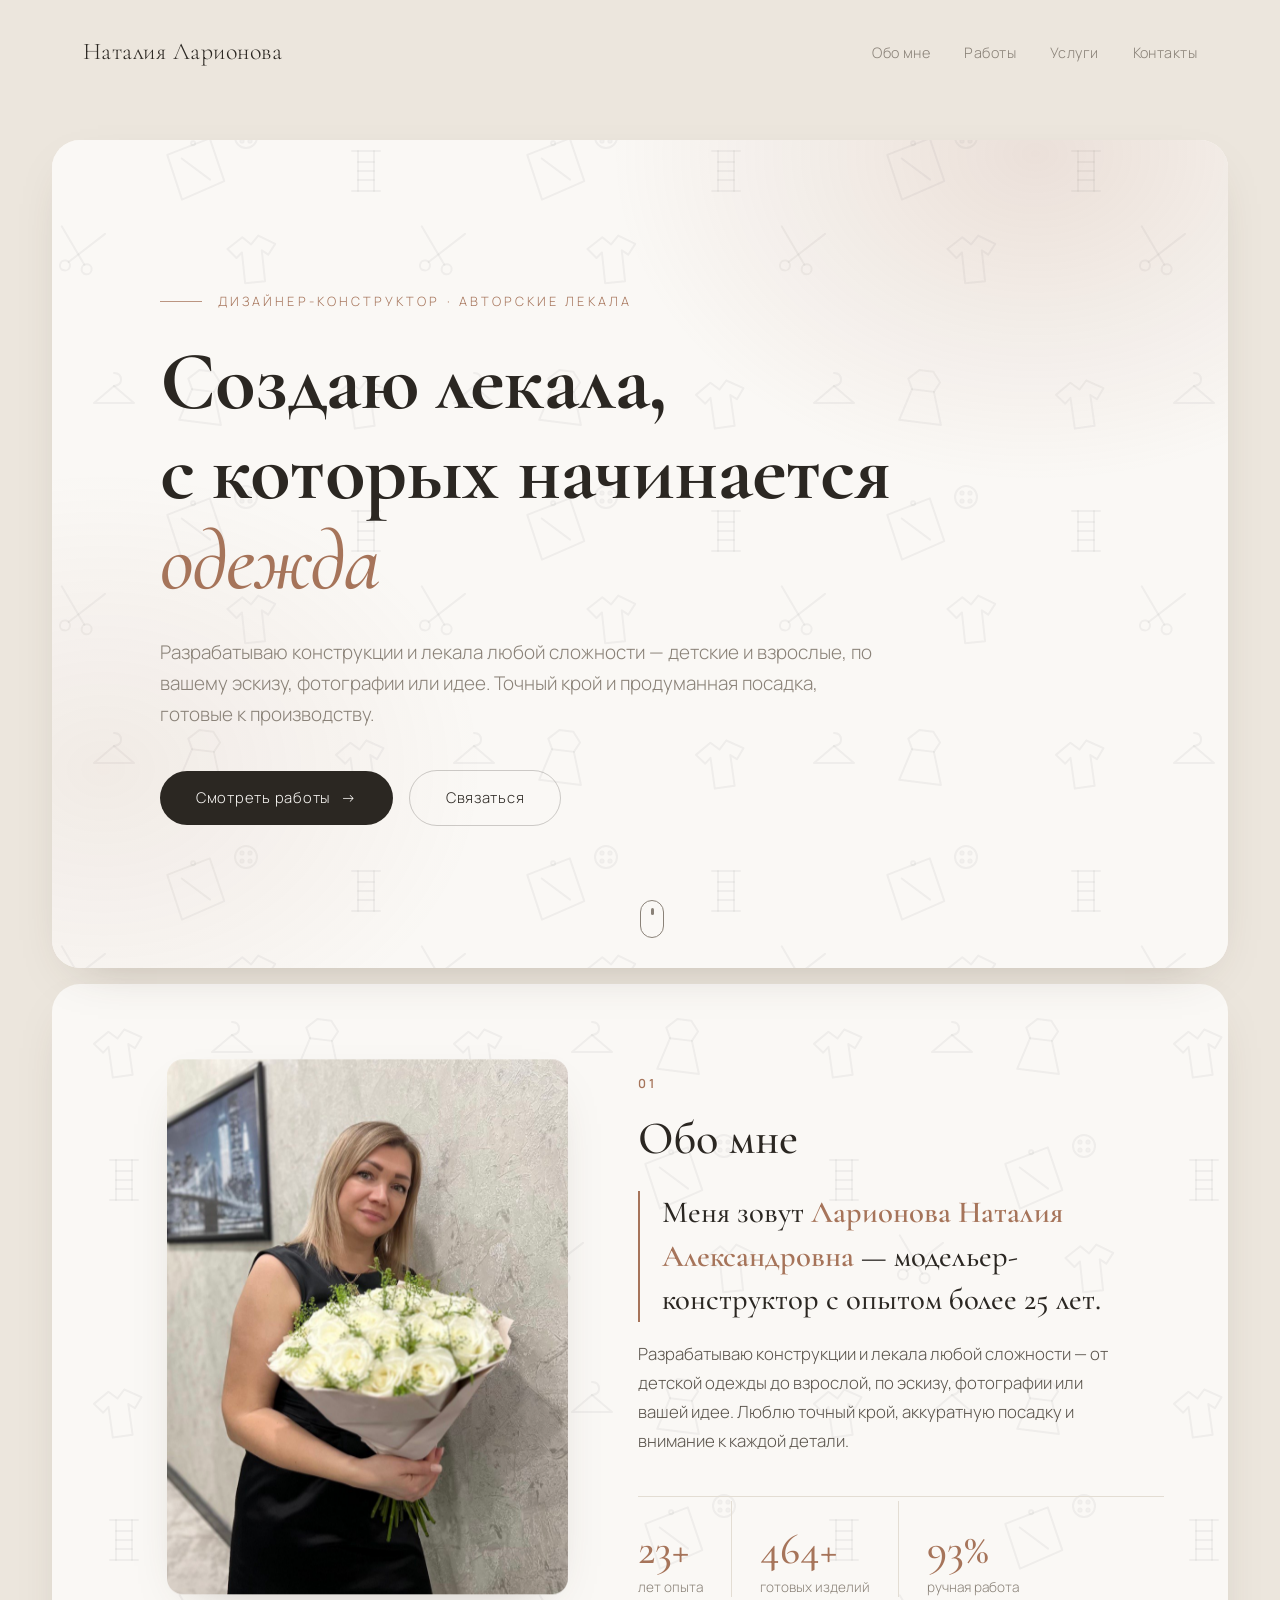
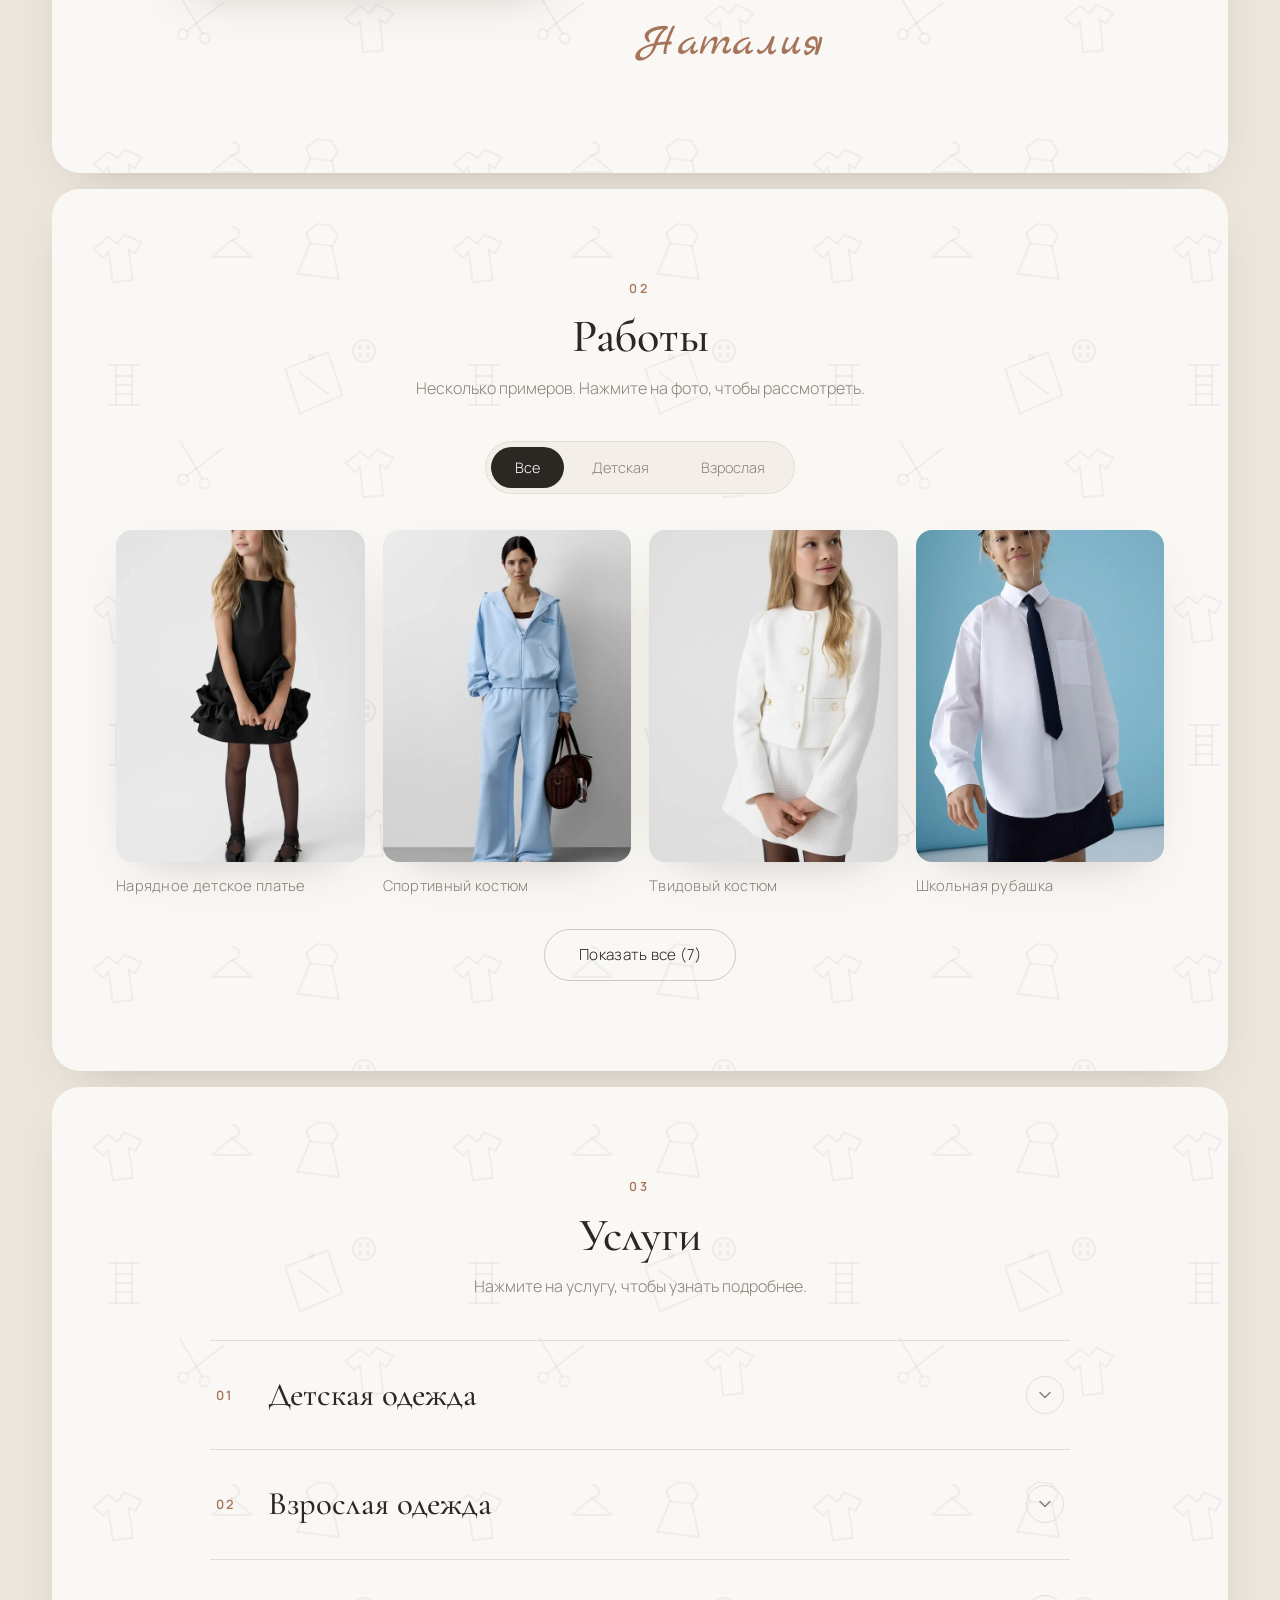
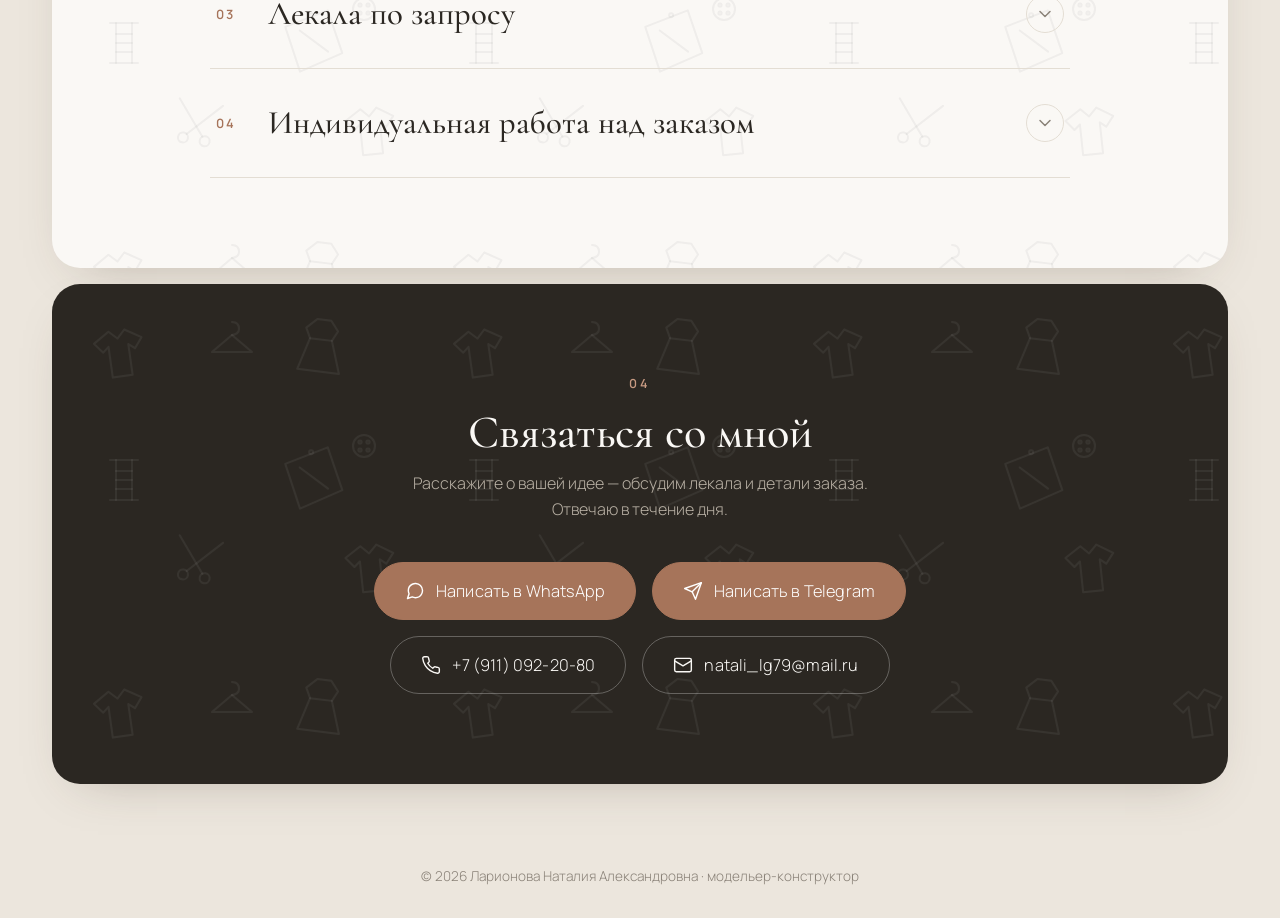
<file: index.html>
<!DOCTYPE html>
<html lang="ru">
<head>
  <meta charset="UTF-8" />
  <meta name="viewport" content="width=device-width, initial-scale=1.0" />

  <!-- ↓↓↓ ЗАГОЛОВОК ВКЛАДКИ В БРАУЗЕРЕ ↓↓↓ -->
  <title>Наталия Ларионова — модельер-конструктор</title>
  <meta name="description" content="Ларионова Наталия Александровна — модельер-конструктор с опытом более 25 лет. Авторские лекала и конструкции детской и взрослой одежды по вашему запросу." />
  <meta name="theme-color" content="#a6745a" />

  <!-- Иконка сайта (во вкладке браузера) -->
  <link rel="icon" type="image/svg+xml" href="favicon.svg" />

  <!-- Красивое превью при отправке ссылки в WhatsApp / Telegram / соцсети -->
  <meta property="og:type" content="website" />
  <meta property="og:title" content="Наталия Ларионова — модельер-конструктор" />
  <meta property="og:description" content="Авторские лекала и конструкции детской и взрослой одежды по вашему запросу. Опыт более 25 лет." />
  <meta property="og:locale" content="ru_RU" />
  <!-- Чтобы в превью ссылки появилась КАРТИНКА: положите фото 1200x630 px
       в images/og.jpg и добавьте сюда строку:
       meta property="og:image" content="images/og.jpg" (в угловых скобках) -->

  <link rel="preconnect" href="https://fonts.googleapis.com" />
  <link rel="preconnect" href="https://fonts.gstatic.com" crossorigin />
  <link href="https://fonts.googleapis.com/css2?family=Cormorant+Garamond:ital,wght@0,400;0,500;0,600;0,700;1,500&family=Manrope:wght@200;300;400;500;600;700&family=Marck+Script&display=swap" rel="stylesheet" />
  <link rel="stylesheet" href="styles.css" />
</head>
<body>

  <!-- Тонкая полоска прогресса прокрутки сверху -->
  <div class="scroll-progress" id="scrollProgress"></div>

  <!-- ШАПКА / МЕНЮ -->
  <header class="site-header" id="header">
    <a href="#top" class="logo">Наталия&nbsp;Ларионова</a>
    <nav class="nav" id="nav">
      <a href="#about">Обо&nbsp;мне</a>
      <a href="#works">Работы</a>
      <a href="#services">Услуги</a>
      <a href="#contact">Контакты</a>
    </nav>
    <!-- Кнопка-бургер (видна только на телефоне) -->
    <button class="burger" id="burger" aria-label="Открыть меню" aria-expanded="false">
      <span></span><span></span><span></span>
    </button>
  </header>

  <!-- Основной контент — все блоки одной ширины, в общем контейнере -->
  <main class="stack">

    <!-- ГЛАВНЫЙ ЭКРАН -->
    <section class="hero" id="top">
      <div class="hero__bg"></div>
      <div class="hero__inner">
        <p class="hero__eyebrow" data-reveal><span class="hero__rule"></span>Дизайнер-конструктор · авторские лекала</p>
        <h1 class="hero__title">
          <span class="line">
            <span class="word" data-reveal data-delay="1">Создаю</span>
            <span class="word" data-reveal data-delay="2">лекала,</span>
          </span>
          <span class="line">
            <span class="word" data-reveal data-delay="3">с</span>
            <span class="word" data-reveal data-delay="4">которых</span>
            <span class="word" data-reveal data-delay="5">начинается</span>
            <span class="word hero__accent" data-reveal data-delay="6"><em>одежда</em></span>
          </span>
        </h1>
        <p class="hero__text" data-reveal data-delay="7">
          Разрабатываю конструкции и лекала любой сложности — детские и взрослые,
          по вашему эскизу, фотографии или идее. Точный крой и продуманная посадка,
          готовые к&nbsp;производству.
        </p>
        <div class="hero__actions" data-reveal data-delay="8">
          <a href="#works" class="btn">Смотреть работы <span class="btn__arrow" aria-hidden="true">→</span></a>
          <a href="#contact" class="btn btn--ghost">Связаться</a>
        </div>
      </div>
      <div class="hero__scroll" data-reveal data-delay="8">
        <span></span>
      </div>
    </section>

    <!-- ОБО МНЕ -->
    <section class="panel about" id="about">
      <div class="about__photo" data-reveal data-parallax="0.06">
        <img src="images/photo_my_about.JPG" alt="Наталия Александровна Ларионова — модельер-конструктор" />
      </div>
      <div class="about__text">
        <p class="section-num" data-reveal>01</p>
        <h2 class="section-title" data-reveal data-delay="1">Обо мне</h2>
        <p class="about__lead" data-reveal data-delay="2">
          Меня зовут <strong>Ларионова Наталия Александровна</strong> —
          модельер-конструктор с опытом более&nbsp;25&nbsp;лет.
        </p>
        <p class="about__body" data-reveal data-delay="3">
          Разрабатываю конструкции и лекала любой сложности — от детской одежды
          до взрослой, по эскизу, фотографии или вашей идее.
          Люблю точный крой, аккуратную посадку и внимание к каждой детали.
        </p>
        <ul class="facts">
          <li data-reveal data-delay="4"><span data-count="25" data-suffix="+">0</span> лет&nbsp;опыта</li>
          <li data-reveal data-delay="5"><span data-count="500" data-suffix="+">0</span> готовых&nbsp;изделий</li>
          <li data-reveal data-delay="6"><span data-count="100" data-suffix="%">0</span> ручная&nbsp;работа</li>
        </ul>
        <p class="about__sign" data-reveal data-delay="7">Наталия</p>
      </div>
    </section>

    <!-- ГАЛЕРЕЯ РАБОТ -->
    <section class="panel works" id="works">
      <p class="section-num section-num--center" data-reveal>02</p>
      <h2 class="section-title section-title--center" data-reveal data-delay="1">Работы</h2>
      <p class="section-subtitle" data-reveal data-delay="2">Несколько примеров. Нажмите на фото, чтобы рассмотреть.</p>

      <!-- Фильтр категорий -->
      <div class="filter" id="filter" data-reveal data-delay="3">
        <span class="filter__pill" id="filterPill" aria-hidden="true"></span>
        <button class="filter__btn is-active" data-filter="all">Все</button>
        <button class="filter__btn" data-filter="kids">Детская</button>
        <button class="filter__btn" data-filter="adult">Взрослая</button>
      </div>

      <div class="gallery">
        <!-- КАЖДАЯ КАРТОЧКА = ОДНО ИЗДЕЛИЕ.
             • data-category="kids" (детская) / "adult" (взрослая)
             • data-title — подпись · data-photos — фото изделия (через запятую) -->

        <figure class="card" data-scroll-scale data-category="kids"
                data-title="Нарядное детское платье"
                data-photos="images/det_plate.WEBP">
          <div class="card__media">
            <img loading="lazy" decoding="async" src="images/det_plate.WEBP" alt="Нарядное детское платье" />
            <div class="card__overlay">
              <span class="card__cta">
                <svg viewBox="0 0 24 24" width="17" height="17" fill="none" stroke="currentColor" stroke-width="1.7" stroke-linecap="round" stroke-linejoin="round"><circle cx="11" cy="11" r="7"/><line x1="16.5" y1="16.5" x2="21" y2="21"/></svg>
                Смотреть
              </span>
            </div>
          </div>
          <figcaption>Нарядное детское платье</figcaption>
        </figure>

        <figure class="card" data-scroll-scale data-category="adult"
                data-title="Спортивный костюм"
                data-photos="images/vzr_kostyum.WEBP">
          <div class="card__media">
            <img loading="lazy" decoding="async" src="images/vzr_kostyum.WEBP" alt="Спортивный костюм" />
            <div class="card__overlay">
              <span class="card__cta">
                <svg viewBox="0 0 24 24" width="17" height="17" fill="none" stroke="currentColor" stroke-width="1.7" stroke-linecap="round" stroke-linejoin="round"><circle cx="11" cy="11" r="7"/><line x1="16.5" y1="16.5" x2="21" y2="21"/></svg>
                Смотреть
              </span>
            </div>
          </div>
          <figcaption>Спортивный костюм</figcaption>
        </figure>

        <figure class="card" data-scroll-scale data-category="kids"
                data-title="Твидовый костюм"
                data-photos="images/det_zkostum.WEBP">
          <div class="card__media">
            <img loading="lazy" decoding="async" src="images/det_zkostum.WEBP" alt="Твидовый костюм" />
            <div class="card__overlay">
              <span class="card__cta">
                <svg viewBox="0 0 24 24" width="17" height="17" fill="none" stroke="currentColor" stroke-width="1.7" stroke-linecap="round" stroke-linejoin="round"><circle cx="11" cy="11" r="7"/><line x1="16.5" y1="16.5" x2="21" y2="21"/></svg>
                Смотреть
              </span>
            </div>
          </div>
          <figcaption>Твидовый костюм</figcaption>
        </figure>

        <figure class="card" data-scroll-scale data-category="kids"
                data-title="Школьная рубашка"
                data-photos="images/det_rubashka.WEBP">
          <div class="card__media">
            <img loading="lazy" decoding="async" src="images/det_rubashka.WEBP" alt="Школьная рубашка" />
            <div class="card__overlay">
              <span class="card__cta">
                <svg viewBox="0 0 24 24" width="17" height="17" fill="none" stroke="currentColor" stroke-width="1.7" stroke-linecap="round" stroke-linejoin="round"><circle cx="11" cy="11" r="7"/><line x1="16.5" y1="16.5" x2="21" y2="21"/></svg>
                Смотреть
              </span>
            </div>
          </div>
          <figcaption>Школьная рубашка</figcaption>
        </figure>

        <figure class="card" data-scroll-scale data-category="adult"
                data-title="Летний костюм"
                data-photos="images/vzr_kostyum2.WEBP">
          <div class="card__media">
            <img loading="lazy" decoding="async" src="images/vzr_kostyum2.WEBP" alt="Летний костюм" />
            <div class="card__overlay">
              <span class="card__cta">
                <svg viewBox="0 0 24 24" width="17" height="17" fill="none" stroke="currentColor" stroke-width="1.7" stroke-linecap="round" stroke-linejoin="round"><circle cx="11" cy="11" r="7"/><line x1="16.5" y1="16.5" x2="21" y2="21"/></svg>
                Смотреть
              </span>
            </div>
          </div>
          <figcaption>Летний костюм</figcaption>
        </figure>

        <figure class="card" data-scroll-scale data-category="kids"
                data-title="Детский костюм"
                data-photos="images/det_newkostyum.WEBP">
          <div class="card__media">
            <img loading="lazy" decoding="async" src="images/det_newkostyum.WEBP" alt="Детский костюм" />
            <div class="card__overlay">
              <span class="card__cta">
                <svg viewBox="0 0 24 24" width="17" height="17" fill="none" stroke="currentColor" stroke-width="1.7" stroke-linecap="round" stroke-linejoin="round"><circle cx="11" cy="11" r="7"/><line x1="16.5" y1="16.5" x2="21" y2="21"/></svg>
                Смотреть
              </span>
            </div>
          </div>
          <figcaption>Детский костюм</figcaption>
        </figure>

        <figure class="card" data-scroll-scale data-category="kids"
                data-title="Жилет с юбкой"
                data-photos="images/det_bluza.WEBP">
          <div class="card__media">
            <img loading="lazy" decoding="async" src="images/det_bluza.WEBP" alt="Жилет с юбкой" />
            <div class="card__overlay">
              <span class="card__cta">
                <svg viewBox="0 0 24 24" width="17" height="17" fill="none" stroke="currentColor" stroke-width="1.7" stroke-linecap="round" stroke-linejoin="round"><circle cx="11" cy="11" r="7"/><line x1="16.5" y1="16.5" x2="21" y2="21"/></svg>
                Смотреть
              </span>
            </div>
          </div>
          <figcaption>Жилет с юбкой</figcaption>
        </figure>
      </div>

      <div class="gallery__more" data-reveal>
        <button class="gallery__more-btn" id="galleryMore" type="button">Показать все</button>
      </div>
    </section>

    <!-- УСЛУГИ -->
    <section class="panel services" id="services">
      <p class="section-num section-num--center" data-reveal>03</p>
      <h2 class="section-title section-title--center" data-reveal data-delay="1">Услуги</h2>
      <p class="section-subtitle" data-reveal data-delay="2">Нажмите на услугу, чтобы узнать подробнее.</p>

      <div class="services__list">

        <div class="service" data-reveal data-delay="1">
          <button class="service__head" aria-expanded="false">
            <span class="service__no">01</span>
            <span class="service__title">Детская одежда</span>
            <span class="service__toggle" aria-hidden="true"><svg viewBox="0 0 24 24" width="20" height="20" fill="none" stroke="currentColor" stroke-width="1.8" stroke-linecap="round" stroke-linejoin="round"><polyline points="6 9 12 15 18 9"/></svg></span>
          </button>
          <div class="service__body">
            <div class="service__inner">
              <p class="service__lead">Конструкции и лекала для детской одежды — с учётом роста, пропорций и свободы движений ребёнка.</p>
              <ul class="service__points">
                <li>Лекала платьев, костюмов, комбинезонов и нарядных комплектов</li>
                <li>Школьная и праздничная форма</li>
                <li>Комфортная посадка и припуски на рост</li>
                <li>Полный размерный ряд (градация)</li>
                <li>По эскизу, фотографии или вашей идее</li>
              </ul>
            </div>
          </div>
        </div>

        <div class="service" data-reveal data-delay="2">
          <button class="service__head" aria-expanded="false">
            <span class="service__no">02</span>
            <span class="service__title">Взрослая одежда</span>
            <span class="service__toggle" aria-hidden="true"><svg viewBox="0 0 24 24" width="20" height="20" fill="none" stroke="currentColor" stroke-width="1.8" stroke-linecap="round" stroke-linejoin="round"><polyline points="6 9 12 15 18 9"/></svg></span>
          </button>
          <div class="service__body">
            <div class="service__inner">
              <p class="service__lead">Лекала и конструкции для взрослой одежды — точная посадка и чистый крой в каждой модели.</p>
              <ul class="service__points">
                <li>Лекала платьев, пальто, костюмов, блуз, юбок, брюк</li>
                <li>Вечерние и повседневные модели</li>
                <li>Безупречная посадка по фигуре</li>
                <li>Базовые и модельные конструкции</li>
                <li>Размерная градация под ваш ряд</li>
              </ul>
            </div>
          </div>
        </div>

        <div class="service" data-reveal data-delay="3">
          <button class="service__head" aria-expanded="false">
            <span class="service__no">03</span>
            <span class="service__title">Лекала по запросу</span>
            <span class="service__toggle" aria-hidden="true"><svg viewBox="0 0 24 24" width="20" height="20" fill="none" stroke="currentColor" stroke-width="1.8" stroke-linecap="round" stroke-linejoin="round"><polyline points="6 9 12 15 18 9"/></svg></span>
          </button>
          <div class="service__body">
            <div class="service__inner">
              <p class="service__lead">Профессиональная конструкция — основа любой красивой вещи. Построю лекала по вашему эскизу, фотографии или готовому образцу.</p>
              <ul class="service__points">
                <li>Базовые и модельные лекала любой сложности</li>
                <li>Построение по эскизу, фото или образцу</li>
                <li>Градация по размерам (полный размерный ряд)</li>
                <li>Лекала, готовые к запуску в производство</li>
                <li>Подробные пояснения и раскладка</li>
              </ul>
            </div>
          </div>
        </div>

        <div class="service" data-reveal data-delay="4">
          <button class="service__head" aria-expanded="false">
            <span class="service__no">04</span>
            <span class="service__title">Индивидуальная работа над заказом</span>
            <span class="service__toggle" aria-hidden="true"><svg viewBox="0 0 24 24" width="20" height="20" fill="none" stroke="currentColor" stroke-width="1.8" stroke-linecap="round" stroke-linejoin="round"><polyline points="6 9 12 15 18 9"/></svg></span>
          </button>
          <div class="service__body">
            <div class="service__inner">
              <p class="service__lead">Беру в работу разные форматы — от одной модели до целой коллекции — и веду проект лично, от идеи до готовых лекал.</p>
              <ul class="service__points">
                <li>Единичная модель, капсула или коллекция</li>
                <li>Работа по эскизу, фотографии, образцу или устной идее</li>
                <li>Личное сопровождение на каждом этапе</li>
                <li>Консультации по конструкции и посадке</li>
                <li>Готовые лекала и техническая документация</li>
              </ul>
            </div>
          </div>
        </div>

      </div>
    </section>

    <!-- КОНТАКТЫ -->
    <section class="panel contact" id="contact">
      <p class="section-num section-num--center" data-reveal>04</p>
      <h2 class="section-title section-title--center" data-reveal data-delay="1">Связаться со мной</h2>
      <p class="section-subtitle" data-reveal data-delay="2">Расскажите о вашей идее — обсудим лекала и детали заказа. Отвечаю в течение дня.</p>

      <div class="contact__actions" data-reveal data-delay="3">
        <a class="contact__btn" href="https://wa.me/79110922080" target="_blank" rel="noopener">
          <svg viewBox="0 0 24 24" width="20" height="20" fill="none" stroke="currentColor" stroke-width="1.7" stroke-linecap="round" stroke-linejoin="round"><path d="M21 11.5a8.38 8.38 0 0 1-.9 3.8 8.5 8.5 0 0 1-7.6 4.7 8.38 8.38 0 0 1-3.8-.9L3 21l1.9-5.7a8.38 8.38 0 0 1-.9-3.8 8.5 8.5 0 0 1 4.7-7.6 8.38 8.38 0 0 1 3.8-.9h.5a8.48 8.48 0 0 1 8 8z"/></svg>
          <span>Написать в WhatsApp</span>
        </a>
        <a class="contact__btn" href="https://t.me/+79110922080" target="_blank" rel="noopener">
          <svg viewBox="0 0 24 24" width="20" height="20" fill="none" stroke="currentColor" stroke-width="1.7" stroke-linecap="round" stroke-linejoin="round"><path d="m22 2-7 20-4-9-9-4Z"/><path d="M22 2 11 13"/></svg>
          <span>Написать в Telegram</span>
        </a>
        <a class="contact__btn contact__btn--ghost" href="tel:+79110922080">
          <svg viewBox="0 0 24 24" width="20" height="20" fill="none" stroke="currentColor" stroke-width="1.7" stroke-linecap="round" stroke-linejoin="round"><path d="M22 16.92v3a2 2 0 0 1-2.18 2 19.79 19.79 0 0 1-8.63-3.07 19.5 19.5 0 0 1-6-6 19.79 19.79 0 0 1-3.07-8.67A2 2 0 0 1 4.11 2h3a2 2 0 0 1 2 1.72c.13.96.36 1.9.7 2.81a2 2 0 0 1-.45 2.11L8.09 9.91a16 16 0 0 0 6 6l1.27-1.27a2 2 0 0 1 2.11-.45c.91.34 1.85.57 2.81.7A2 2 0 0 1 22 16.92z"/></svg>
          <span>+7 (911) 092-20-80</span>
        </a>
        <a class="contact__btn contact__btn--ghost" href="mailto:natali_lg79@mail.ru">
          <svg viewBox="0 0 24 24" width="20" height="20" fill="none" stroke="currentColor" stroke-width="1.7" stroke-linecap="round" stroke-linejoin="round"><rect x="2" y="4" width="20" height="16" rx="2"/><path d="m22 7-10 6L2 7"/></svg>
          <span>natali_lg79@mail.ru</span>
        </a>
      </div>
    </section>

  </main>

  <footer class="site-footer">
    <p>© <span id="year"></span> Ларионова Наталия Александровна · модельер-конструктор</p>
  </footer>

  <!-- Кнопка «наверх» -->
  <button class="to-top" id="toTop" aria-label="Наверх">↑</button>

  <!-- ОКНО ПРОСМОТРА ФОТО (открывается по клику) -->
  <div class="lightbox" id="lightbox" hidden>
    <button class="lightbox__close" id="lightboxClose" aria-label="Закрыть">×</button>
    <button class="lightbox__nav lightbox__prev" id="lightboxPrev" aria-label="Назад">
      <svg viewBox="0 0 24 24" width="22" height="22" fill="none" stroke="currentColor" stroke-width="1.8" stroke-linecap="round" stroke-linejoin="round"><polyline points="15 5 8 12 15 19"/></svg>
    </button>
    <div class="lightbox__content" id="lightboxContent"></div>
    <button class="lightbox__nav lightbox__next" id="lightboxNext" aria-label="Вперёд">
      <svg viewBox="0 0 24 24" width="22" height="22" fill="none" stroke="currentColor" stroke-width="1.8" stroke-linecap="round" stroke-linejoin="round"><polyline points="9 5 16 12 9 19"/></svg>
    </button>
    <div class="lightbox__caption" id="lightboxCaption"></div>
  </div>

  <script src="script.js"></script>
</body>
</html>
</file>
<file: styles.css>
/* ====================================================================
   ЦВЕТА, ШРИФТЫ, СКРУГЛЕНИЯ. Меняйте значения здесь.
   ==================================================================== */
:root {
  --bg:        #faf8f5;   /* фон панелей (тёплый белый) */
  --page:      #ece6dd;   /* фон страницы между панелями (чуть темнее) */
  --bg-soft:   #f3efe8;   /* мягкая подложка для карточек внутри панелей */
  --ink:       #2b2722;   /* основной тёмный текст */
  --muted:     #8a8278;   /* приглушённый серый текст */
  --accent:    #a6745a;   /* акцент (тёплый терракот) */
  --line:      #e3ddd3;   /* линии/рамки */
  --max:       1100px;    /* максимальная ширина галереи/услуг */

  --radius:    28px;      /* скругление панелей */
  --radius-sm: 16px;      /* скругление карточек/фото */

  --shadow:    0 18px 50px -28px rgba(70, 55, 40, 0.35);

  --ease:      cubic-bezier(0.22, 1, 0.36, 1);
  --ease-soft: cubic-bezier(0.16, 1, 0.3, 1);
}

* { box-sizing: border-box; margin: 0; padding: 0; }

/* плавный скролл реализован в script.js (управляемая скорость), поэтому здесь auto */
html { scroll-behavior: auto; }

body {
  font-family: "Manrope", system-ui, sans-serif;
  color: var(--ink);
  background: var(--page);
  line-height: 1.6;
  font-weight: 300;
  -webkit-font-smoothing: antialiased;
  overflow-x: hidden;
}

h1, h2, h3 { font-family: "Cormorant Garamond", Georgia, serif; font-weight: 500; line-height: 1.15; }

a { color: inherit; text-decoration: none; }

/* ====================================================================
   ПОЯВЛЕНИЕ ПРИ ПРОКРУТКЕ (data-reveal)
   ==================================================================== */
[data-reveal] {
  opacity: 0;
  transform: translateY(34px);
  filter: blur(6px);
  transition: opacity 1.1s var(--ease-soft), transform 1.1s var(--ease-soft), filter 1.1s var(--ease-soft);
  will-change: opacity, transform;
}
[data-reveal].is-visible { opacity: 1; transform: none; filter: none; }
[data-delay="1"] { transition-delay: 0.08s; }
[data-delay="2"] { transition-delay: 0.16s; }
[data-delay="3"] { transition-delay: 0.24s; }
[data-delay="4"] { transition-delay: 0.32s; }
[data-delay="5"] { transition-delay: 0.40s; }
[data-delay="6"] { transition-delay: 0.48s; }
[data-delay="7"] { transition-delay: 0.56s; }
[data-delay="8"] { transition-delay: 0.64s; }

/* ====================================================================
   SCROLL-DRIVEN АНИМАЦИЯ (привязана к прокрутке)
   ==================================================================== */
@supports (animation-timeline: view()) {
  [data-scroll-scale] {
    animation: scrollScale linear both;
    animation-timeline: view();
    animation-range: entry 0% entry 65%;
  }
  @keyframes scrollScale {
    from { opacity: 0; transform: translateY(40px) scale(0.92); filter: blur(6px); }
    to   { opacity: 1; transform: translateY(0)    scale(1);    filter: blur(0); }
  }
  .stack .panel {
    animation: panelRise linear both;
    animation-timeline: view();
    animation-range: entry 0% entry 30%;
  }
  @keyframes panelRise {
    from { opacity: 0; transform: translateY(60px) scale(0.97); }
    to   { opacity: 1; transform: translateY(0)    scale(1); }
  }
}
@supports not (animation-timeline: view()) {
  [data-scroll-scale] { opacity: 0; transform: translateY(34px); filter: blur(6px);
    transition: opacity 1s var(--ease-soft), transform 1s var(--ease-soft), filter 1s var(--ease-soft); }
  [data-scroll-scale].is-visible { opacity: 1; transform: none; filter: none; }
}

@media (prefers-reduced-motion: reduce) {
  *, [data-scroll-scale], .stack .panel { animation: none !important; transition-duration: 0.01ms !important; }
  [data-reveal], [data-scroll-scale] { opacity: 1 !important; transform: none !important; filter: none !important; }
  html { scroll-behavior: auto; }
}

/* ---------- ПОЛОСКА ПРОГРЕССА ПРОКРУТКИ ---------- */
.scroll-progress {
  position: fixed; top: 0; left: 0;
  height: 3px; width: 0;
  background: var(--accent);
  border-radius: 0 3px 3px 0;
  z-index: 60;
  transition: width 0.1s linear;
}

/* ---------- ШАПКА ---------- */
.site-header {
  position: sticky; top: 0; z-index: 50;
  display: flex; align-items: center; justify-content: space-between;
  margin: 16px 52px 0;
  padding: 16px clamp(18px, 3vw, 30px);
  border-radius: 100px;
  background: rgba(250, 248, 245, 0);
  border: 1px solid transparent;
  transition: background 0.5s var(--ease), padding 0.5s var(--ease),
              border-color 0.5s var(--ease), box-shadow 0.5s var(--ease),
              backdrop-filter 0.5s var(--ease), margin 0.4s var(--ease);
}
.site-header.is-scrolled {
  background: rgba(250, 248, 245, 0.82);
  backdrop-filter: blur(16px) saturate(1.5);
  -webkit-backdrop-filter: blur(16px) saturate(1.5);
  border-color: rgba(227, 221, 211, 0.9);
  box-shadow: var(--shadow);
}
.logo { font-family: "Cormorant Garamond", serif; font-size: 1.5rem; letter-spacing: 0.02em; z-index: 2; }
.nav { display: flex; gap: clamp(14px, 3vw, 34px); font-size: 0.9rem; letter-spacing: 0.03em; }
.nav a { color: var(--muted); position: relative; transition: color 0.3s var(--ease); }
.nav a::after {
  content: ""; position: absolute; left: 0; bottom: -4px;
  width: 100%; height: 1px; background: var(--accent);
  transform: scaleX(0); transform-origin: left;
  transition: transform 0.4s var(--ease);
}
.nav a:hover { color: var(--accent); }
.nav a:hover::after { transform: scaleX(1); }
/* Активный пункт — где мы сейчас находимся */
.nav a.is-active { color: var(--accent); }
.nav a.is-active::after { transform: scaleX(1); }

/* Кнопка-бургер (скрыта на больших экранах) */
.burger {
  display: none;
  width: 30px; height: 22px;
  background: none; border: none; cursor: pointer;
  flex-direction: column; justify-content: space-between;
  padding: 0; z-index: 60;
}
.burger span {
  display: block; height: 2px; width: 100%;
  background: var(--ink); border-radius: 2px;
  transition: transform 0.4s var(--ease), opacity 0.3s var(--ease);
}
.burger.is-open span:nth-child(1) { transform: translateY(10px) rotate(45deg); }
.burger.is-open span:nth-child(2) { opacity: 0; }
.burger.is-open span:nth-child(3) { transform: translateY(-10px) rotate(-45deg); }

/* ---------- ГЛАВНЫЙ ЭКРАН ---------- */
.hero {
  position: relative;
  min-height: 92vh;
  display: flex; align-items: center;
  padding: 60px clamp(22px, 5vw, 70px);
  border-radius: var(--radius);
  overflow: hidden;
  background: var(--bg);
  box-shadow: var(--shadow);
}
.hero__bg {
  position: absolute; inset: -20% -10% 0 -10%;
  background:
    radial-gradient(50% 55% at 78% 18%, rgba(166, 116, 90, 0.18) 0%, transparent 60%),
    radial-gradient(45% 50% at 12% 80%, rgba(166, 116, 90, 0.10) 0%, transparent 60%),
    url("images/pattern.svg") 0 0 / 360px,
    var(--bg);
  animation: heroFloat 18s ease-in-out infinite alternate;
  z-index: 0;
}
@keyframes heroFloat {
  0%   { transform: scale(1)    translateY(0); }
  100% { transform: scale(1.08) translateY(-2%); }
}
.hero__inner { position: relative; z-index: 1; max-width: 960px; margin: 0 auto; width: 100%; }
.hero__eyebrow {
  display: inline-flex; align-items: center;
  text-transform: uppercase; letter-spacing: 0.24em; font-size: 0.8rem;
  color: var(--accent); margin-bottom: 26px;
}
.hero__rule { display: inline-block; width: 42px; height: 1px; background: currentColor; margin-right: 16px; opacity: 0.75; }
.hero__title { font-size: clamp(2.7rem, 6.8vw, 5.2rem); font-weight: 700; letter-spacing: -0.01em; line-height: 1.08; margin-bottom: 30px; }
.hero__title .line { display: block; }
.hero__title .word { display: inline-block; }
.hero__accent em { font-style: italic; font-weight: 500; color: var(--accent); }
.hero__text { font-size: 1.18rem; line-height: 1.65; color: var(--muted); max-width: 720px; margin-bottom: 40px; }
.hero__actions { display: flex; gap: 16px; flex-wrap: wrap; align-items: center; }

.btn {
  display: inline-flex; align-items: center; gap: 10px;
  padding: 15px 36px;
  background: var(--ink); color: var(--bg);
  letter-spacing: 0.05em; font-size: 0.92rem;
  border-radius: 100px;
  transition: background 0.4s var(--ease), transform 0.4s var(--ease), box-shadow 0.4s var(--ease);
}
.btn:hover { background: var(--accent); transform: translateY(-3px); box-shadow: 0 12px 30px -8px rgba(166, 116, 90, 0.5); }
.btn__arrow { transition: transform 0.4s var(--ease); }
.btn:hover .btn__arrow { transform: translateX(5px); }

/* Вторая, контурная кнопка */
.btn--ghost { background: transparent; color: var(--ink); border: 1px solid rgba(43, 39, 34, 0.22); }
.btn--ghost:hover { background: transparent; color: var(--accent); border-color: var(--accent); box-shadow: none; transform: translateY(-3px); }

.hero__scroll {
  position: absolute; bottom: 30px; left: 50%; transform: translateX(-50%);
  width: 24px; height: 38px; border: 1.5px solid var(--muted); border-radius: 14px; z-index: 1;
}
.hero__scroll span {
  position: absolute; top: 7px; left: 50%; width: 3px; height: 7px; margin-left: -1.5px;
  background: var(--muted); border-radius: 2px; animation: scrollDot 1.8s var(--ease) infinite;
}
@keyframes scrollDot {
  0% { opacity: 0; transform: translateY(0); }
  35% { opacity: 1; }
  70% { opacity: 0; transform: translateY(12px); }
  100% { opacity: 0; }
}

/* ====================================================================
   СТОПКА ПАНЕЛЕЙ
   ==================================================================== */
.stack {
  display: flex; flex-direction: column;
  gap: 16px;
  padding: 52px;
  margin: 0;
}
.panel {
  background-color: var(--bg);
  background-image: url("images/pattern.svg");   /* еле заметный швейный узор */
  background-size: 360px;
  border-radius: var(--radius);
  box-shadow: var(--shadow);
  padding: clamp(40px, 7vw, 90px) clamp(22px, 5vw, 70px);
}

/* ---------- ЗАГОЛОВКИ СЕКЦИЙ + НОМЕРА ---------- */
.section-num {
  font-family: "Manrope", sans-serif;
  font-size: 0.78rem; font-weight: 600;
  letter-spacing: 0.28em; color: var(--accent);
  margin-bottom: 12px;
}
.section-num--center { text-align: center; }
.section-title { font-size: clamp(2rem, 4vw, 2.9rem); margin-bottom: 26px; }
.section-title--center { text-align: center; }
.section-subtitle { text-align: center; color: var(--muted); margin: -14px auto 40px; max-width: 520px; }

/* ---------- ОБО МНЕ ---------- */
.about { display: grid; grid-template-columns: 0.86fr 1fr; gap: clamp(30px, 6vw, 70px); align-items: center; }
.about__photo { max-width: 460px; margin-left: clamp(12px, 4vw, 56px); border-radius: var(--radius-sm); overflow: hidden; box-shadow: var(--shadow); }
.about__photo img { width: 100%; display: block; aspect-ratio: 3 / 4; object-fit: cover; }
.about__text p { margin-bottom: 18px; }

/* Крупная вступительная фраза с акцентной линией слева */
.about__lead {
  font-family: "Cormorant Garamond", serif;
  font-size: clamp(1.45rem, 2.4vw, 1.95rem);
  font-weight: 500; line-height: 1.42; color: var(--ink);
  padding-left: 22px; border-left: 2px solid var(--accent);
  margin-bottom: 26px;
}
.about__text strong { font-weight: 700; color: var(--ink); }
.about__lead strong { font-weight: 600; color: var(--accent); }

/* Основной абзац — комфортный для чтения */
.about__body { color: #5a544c; font-size: 1.05rem; line-height: 1.72; max-width: 48ch; }

/* Подпись «от руки» */
.about__sign {
  font-family: "Marck Script", cursive;
  font-size: clamp(2rem, 4vw, 2.8rem);
  color: var(--accent);
  line-height: 1; margin-top: 24px;
}

/* Факты с тонкими разделителями */
.facts { list-style: none; display: flex; flex-wrap: wrap; margin-top: 40px; padding-top: 4px; border-top: 1px solid var(--line); }
.facts li { font-size: 0.85rem; color: var(--muted); line-height: 1.3; padding: 20px 28px 0 0; }
.facts li + li { border-left: 1px solid var(--line); padding-left: 28px; }
.facts span { display: block; font-family: "Cormorant Garamond", serif; font-weight: 500; font-size: 2.7rem; color: var(--accent); margin-bottom: 2px; }

/* ---------- ФИЛЬТР ГАЛЕРЕИ ---------- */
.filter {
  position: relative;
  display: flex; width: fit-content;
  gap: 4px; padding: 5px;
  margin: 0 auto 36px;
  background: var(--bg-soft);
  border: 1px solid var(--line);
  border-radius: 100px;
}
/* «Капелька» — плавающая пилюля под активной кнопкой */
.filter__pill {
  position: absolute; top: 5px; bottom: 5px; left: 0;
  width: 0; border-radius: 100px;
  background: var(--ink);
  z-index: 0;
  /* пружинистый «капельный» отскок при переходе */
  transition: transform 0.55s cubic-bezier(0.34, 1.45, 0.5, 1),
              width 0.55s cubic-bezier(0.34, 1.45, 0.5, 1);
}
.filter__btn {
  position: relative; z-index: 1;
  font: inherit; font-size: 0.9rem;
  border: none; background: none; color: var(--muted);
  padding: 9px 24px; border-radius: 100px; cursor: pointer;
  white-space: nowrap;
  transition: color 0.35s var(--ease);
}
.filter__btn:hover { color: var(--ink); }
.filter__btn.is-active { color: #fff; }

/* ---------- ГАЛЕРЕЯ ---------- */
.gallery { max-width: 1240px; margin: 0 auto; display: grid; grid-template-columns: repeat(4, 1fr); gap: 18px; }
.card { cursor: pointer; }
.card.is-hidden, .card.is-clipped { display: none; }

/* Кнопка «Показать все / Свернуть» */
.gallery__more { text-align: center; margin-top: 32px; }
.gallery__more-btn {
  font: inherit; font-size: 0.95rem; letter-spacing: 0.02em;
  padding: 13px 34px; border-radius: 100px; cursor: pointer;
  background: transparent; color: var(--ink);
  border: 1px solid rgba(43, 39, 34, 0.22);
  transition: background 0.35s var(--ease), color 0.35s var(--ease),
              border-color 0.35s var(--ease), transform 0.35s var(--ease);
}
.gallery__more-btn:hover { color: var(--accent); border-color: var(--accent); transform: translateY(-2px); }
.card__media { position: relative; overflow: hidden; border-radius: var(--radius-sm); box-shadow: var(--shadow); }
.card img, .card .placeholder {
  width: 100%; aspect-ratio: 3 / 4; object-fit: cover; display: block;
  transition: transform 0.7s var(--ease);
}
.card:hover img, .card:hover .placeholder { transform: scale(1.06); }

/* Современное наведение: лёгкое затемнение снизу + выезжающая «стеклянная» кнопка */
.card__overlay {
  position: absolute; inset: 0;
  display: flex; align-items: flex-end; justify-content: center;
  padding: 20px;
  background: linear-gradient(to top,
              rgba(43, 39, 34, 0.62) 0%,
              rgba(43, 39, 34, 0.14) 52%,
              rgba(43, 39, 34, 0.10) 100%);
  opacity: 0;
  transition: opacity 0.45s var(--ease);
  pointer-events: none;
}
.card:hover .card__overlay { opacity: 1; }
.card__cta {
  display: inline-flex; align-items: center; gap: 9px;
  padding: 11px 22px; border-radius: 100px;
  background: rgba(255, 255, 255, 0.16);
  backdrop-filter: blur(10px) saturate(1.4); -webkit-backdrop-filter: blur(10px) saturate(1.4);
  border: 1px solid rgba(255, 255, 255, 0.45);
  color: #fff; font-size: 0.82rem; letter-spacing: 0.08em; text-transform: uppercase;
  transform: translateY(16px); opacity: 0;
  transition: transform 0.5s var(--ease), opacity 0.5s var(--ease);
}
.card:hover .card__cta { transform: translateY(0); opacity: 1; }
.card__cta svg { flex: 0 0 auto; }
/* Бейдж «N фото» в углу карточки */
.card__count {
  position: absolute; top: 12px; right: 12px;
  padding: 5px 11px; border-radius: 100px;
  background: rgba(43, 39, 34, 0.55); color: #fff;
  font-size: 0.72rem; letter-spacing: 0.04em;
  backdrop-filter: blur(4px); -webkit-backdrop-filter: blur(4px);
  pointer-events: none;
}
.card figcaption { margin-top: 12px; font-size: 0.92rem; color: var(--muted); letter-spacing: 0.02em; transition: color 0.3s var(--ease); }
.card:hover figcaption { color: var(--ink); }

.placeholder {
  display: flex; align-items: center; justify-content: center;
  background: linear-gradient(135deg, #ded6c9, #cfc4b3);
  color: #fff; font-size: 0.9rem; letter-spacing: 0.05em; text-align: center; padding: 10px;
}
.placeholder--portrait { aspect-ratio: 3 / 4; }

/* ---------- УСЛУГИ ---------- */
/* Услуги — аккордеон с плавным раскрытием */
.services__list { max-width: 860px; margin: 0 auto; }
.service { border-top: 1px solid var(--line); }
.service:last-child { border-bottom: 1px solid var(--line); }

.service__head {
  width: 100%; background: none; border: none; cursor: pointer; font: inherit;
  display: flex; align-items: center; gap: 20px;
  padding: 28px 6px; text-align: left; color: var(--ink);
}
.service__no {
  font-family: "Manrope", sans-serif; font-size: 0.8rem; font-weight: 600;
  letter-spacing: 0.18em; color: var(--accent);
  flex: 0 0 auto; width: 32px;
}
.service__title {
  font-family: "Cormorant Garamond", serif;
  font-size: clamp(1.5rem, 3vw, 2.05rem); font-weight: 500;
  flex: 1; transition: color 0.3s var(--ease);
}
.service__toggle {
  flex: 0 0 auto; width: 38px; height: 38px;
  display: grid; place-items: center;
  border: 1px solid var(--line); border-radius: 50%; color: var(--muted);
  transition: transform 0.45s var(--ease), color 0.3s var(--ease),
              border-color 0.3s var(--ease), background 0.3s var(--ease);
}
.service:hover .service__title { color: var(--accent); }
.service:hover .service__toggle { border-color: var(--accent); color: var(--accent); }
.service.is-open .service__title { color: var(--accent); }
.service.is-open .service__toggle { transform: rotate(180deg); background: var(--ink); color: #fff; border-color: var(--ink); }

/* Плавное раскрытие тела (анимация grid-template-rows 0fr → 1fr) */
.service__body {
  display: grid; grid-template-rows: 0fr;
  transition: grid-template-rows 0.5s var(--ease);
}
.service.is-open .service__body { grid-template-rows: 1fr; }
.service__inner {
  overflow: hidden;
  opacity: 0; transition: opacity 0.45s var(--ease);
}
.service.is-open .service__inner { opacity: 1; }

.service__lead {
  font-family: "Cormorant Garamond", serif;
  font-size: clamp(1.15rem, 2vw, 1.35rem); line-height: 1.5; color: var(--ink);
  padding: 2px 6px 20px 52px; max-width: 62ch;
}
.service__points { list-style: none; padding: 0 6px 32px 52px; display: grid; gap: 13px; }
.service__points li {
  position: relative; padding-left: 28px;
  color: #5a544c; font-size: 1rem; line-height: 1.5;
}
.service__points li::before {
  content: ""; position: absolute; left: 4px; top: 4px;
  width: 7px; height: 12px;
  border: solid var(--accent); border-width: 0 1.7px 1.7px 0;
  transform: rotate(45deg);
}

/* ---------- КОНТАКТЫ ---------- */
.contact {
  background-color: var(--ink);
  background-image: url("images/pattern-light.svg");  /* светлый узор на тёмном */
  background-size: 360px;
  color: var(--bg); text-align: center;
}
.contact .section-num { color: #c79a82; }
.contact .section-title { color: var(--bg); }
.contact .section-subtitle { color: #b8b0a4; }
.contact__actions { display: flex; flex-wrap: wrap; gap: 16px; justify-content: center; max-width: 640px; margin: 0 auto; }
.contact__btn {
  display: inline-flex; align-items: center; gap: 11px;
  padding: 15px 30px; border-radius: 100px;
  font-size: 1.02rem; letter-spacing: 0.01em;
  background: var(--accent); color: #fff; border: 1px solid var(--accent);
  transition: transform 0.35s var(--ease), box-shadow 0.35s var(--ease),
              background 0.35s var(--ease), color 0.35s var(--ease), border-color 0.35s var(--ease);
}
.contact__btn svg { flex: 0 0 auto; }
.contact__btn:hover { transform: translateY(-3px); box-shadow: 0 16px 34px -12px rgba(166, 116, 90, 0.65); }
/* Телефон и почта — контурные, на тёмном фоне */
.contact__btn--ghost { background: transparent; color: var(--bg); border-color: rgba(255, 255, 255, 0.28); }
.contact__btn--ghost:hover { background: transparent; color: var(--accent); border-color: var(--accent); box-shadow: none; }

/* ---------- ПОДВАЛ ---------- */
.site-footer { text-align: center; padding: 30px; font-size: 0.85rem; color: var(--muted); }

/* ---------- КНОПКА «НАВЕРХ» ---------- */
.to-top {
  position: fixed; right: 26px; bottom: 26px; z-index: 45;
  width: 50px; height: 50px; border: none; border-radius: 50%;
  background: var(--ink); color: var(--bg); font-size: 1.3rem; cursor: pointer;
  opacity: 0; transform: translateY(20px); pointer-events: none;
  box-shadow: var(--shadow);
  transition: opacity 0.4s var(--ease), transform 0.4s var(--ease), background 0.3s var(--ease);
}
.to-top.is-visible { opacity: 1; transform: none; pointer-events: auto; }
.to-top:hover { background: var(--accent); transform: translateY(-3px); }

/* ---------- ОКНО ПРОСМОТРА ФОТО ---------- */
.lightbox {
  position: fixed; inset: 0; z-index: 100;
  display: flex; align-items: center; justify-content: center;
  background: rgba(20, 18, 16, 0.92);
  backdrop-filter: blur(8px); -webkit-backdrop-filter: blur(8px);
  padding: 30px; animation: lbFade 0.4s var(--ease);
}
@keyframes lbFade { from { opacity: 0; } to { opacity: 1; } }
.lightbox[hidden] { display: none; }
.lightbox__content { max-width: 82vw; max-height: 82vh; animation: lbZoom 0.5s var(--ease-soft); }
@keyframes lbZoom { from { opacity: 0; transform: scale(0.94); } to { opacity: 1; transform: scale(1); } }
.lightbox__content img, .lightbox__content .placeholder {
  max-width: 82vw; max-height: 82vh; width: auto; aspect-ratio: auto; border-radius: var(--radius-sm);
  animation: lbZoom 0.45s var(--ease-soft);
}
.lightbox__content .placeholder { width: 56vw; height: 68vh; }
.lightbox__close {
  position: absolute; top: 22px; right: 30px;
  background: none; border: none; color: #fff; font-size: 2.6rem; line-height: 1; cursor: pointer;
  opacity: 0.8; transform: rotate(0deg);
  transition: opacity 0.4s var(--ease-soft), transform 0.55s var(--ease-soft);
}
.lightbox__close:hover { opacity: 1; transform: rotate(90deg); }
.lightbox__caption { position: absolute; bottom: 26px; left: 0; right: 0; text-align: center; color: #fff; font-size: 1rem; letter-spacing: 0.05em; }
.lightbox__nav {
  position: absolute; top: 50%; transform: translateY(-50%);
  width: 54px; height: 54px; aspect-ratio: 1; flex: 0 0 auto; padding: 0;
  border-radius: 50%; box-sizing: border-box;
  background: rgba(255, 255, 255, 0.1); border: 1px solid rgba(255, 255, 255, 0.3);
  color: #fff; line-height: 0; cursor: pointer;
  display: inline-flex; align-items: center; justify-content: center;
  transition: background 0.3s var(--ease), transform 0.3s var(--ease);
}
.lightbox__nav:hover { background: rgba(255, 255, 255, 0.25); }
.lightbox__prev:hover { transform: translateY(-50%) translateX(-2px); }
.lightbox__next:hover { transform: translateY(-50%) translateX(2px); }
.lightbox__prev { left: 24px; }
.lightbox__next { right: 24px; }

/* ====================================================================
   АДАПТАЦИЯ: ПЛАНШЕТЫ И ТЕЛЕФОНЫ
   ==================================================================== */

/* Узкие ноутбуки и большие планшеты — уменьшаем боковые поля */
@media (max-width: 1100px) {
  .stack { padding: 34px; }
  .site-header { margin: 16px 34px 0; }
  .gallery { grid-template-columns: repeat(3, 1fr); }
}

/* Планшеты и крупные телефоны */
@media (max-width: 820px) {
  .stack { padding: 18px; gap: 14px; }
  .site-header { margin: 12px 16px 0; padding: 14px 20px; }
  .logo { font-size: 1.35rem; }
  .hero { min-height: 86vh; }
  .about { grid-template-columns: 1fr; }
  .about__photo { max-width: 340px; margin: 0 auto; }
  .gallery { grid-template-columns: repeat(2, 1fr); }
  .service__head { gap: 14px; padding: 22px 4px; }
  .service__lead { padding-left: 6px; }
  .service__points { padding-left: 24px; }

  /* Бургер появляется, меню превращается в выезжающую панель */
  .burger { display: flex; }
  .nav {
    position: fixed; top: 0; right: 0; bottom: 0;
    width: min(80vw, 320px);
    flex-direction: column; justify-content: center; gap: 30px;
    padding: 40px;
    background: rgba(250, 248, 245, 0.97);
    backdrop-filter: blur(18px); -webkit-backdrop-filter: blur(18px);
    box-shadow: var(--shadow);
    transform: translateX(100%);
    transition: transform 0.5s var(--ease);
    z-index: 55;
  }
  .nav.is-open { transform: none; }
  .nav a { color: var(--ink); font-size: 1.4rem; font-family: "Cormorant Garamond", serif; }

  .lightbox__nav { width: 44px; height: 44px; }
  .lightbox__prev { left: 12px; }
  .lightbox__next { right: 12px; }
}

/* Телефоны */
@media (max-width: 560px) {
  .stack { padding: 12px; gap: 12px; }
  .site-header { margin: 10px 12px 0; padding: 13px 18px; }
  .logo { font-size: 1.22rem; }
  .hero { min-height: 82vh; padding: 50px 22px; }
  .hero__text { font-size: 1.06rem; }
  .panel { padding: 46px 22px; }
  .hero__actions .btn { padding: 13px 28px; }

  /* Факты — компактнее, чтобы помещались в ряд */
  .facts { margin-top: 32px; }
  .facts span { font-size: 2.1rem; }
  .facts li { padding: 16px 14px 0 0; }
  .facts li + li { padding-left: 14px; }

  .contact__actions { flex-direction: column; align-items: stretch; }
  .contact__btn { justify-content: center; }
  .lightbox__caption { bottom: 16px; font-size: 0.9rem; }
}

@media (max-width: 480px) {
  .gallery { grid-template-columns: 1fr; }
}

/* На сенсорных экранах убираем «залипание» наведения (увеличение/затемнение фото) */
@media (hover: none) {
  .card:hover img, .card:hover .placeholder { transform: none; }
  .card:hover .card__overlay { opacity: 0; }
}
</file>
